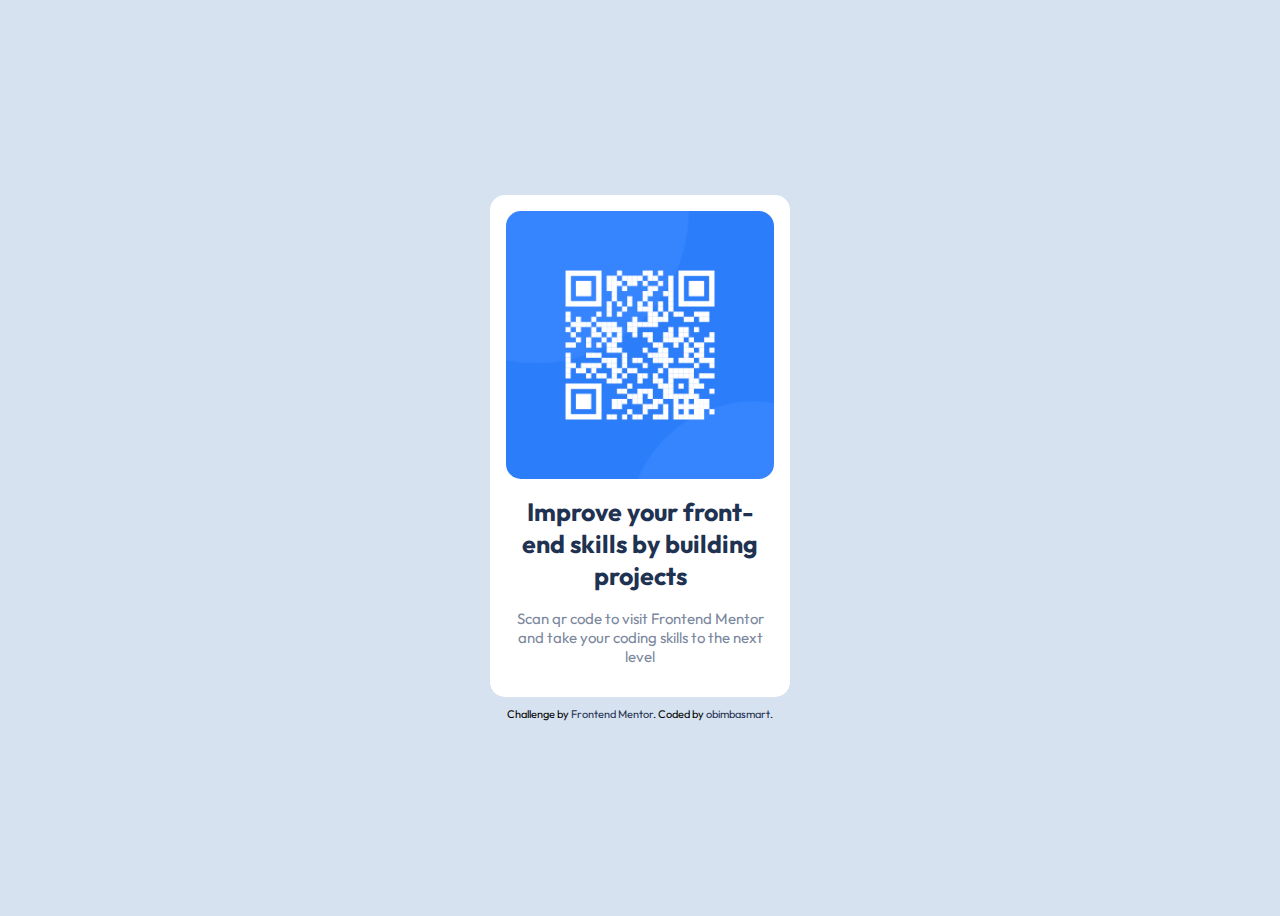
<file: 0x01_qr-code-component/index.html>
<!DOCTYPE html>
<html lang="en">

  <head>
    <meta charset="UTF-8">
    <meta name="viewport" content="width=device-width, initial-scale=1.0">
    <!-- displays site properly based on user's device -->
    <link rel="stylesheet" href="styles.css">
    <link rel="icon" type="image/png" sizes="32x32"
      href="./images/favicon-32x32.png">
    <title>Frontend Mentor | QR code component</title>
    <link rel="preconnect" href="https://fonts.googleapis.com">
    <link rel="preconnect" href="https://fonts.gstatic.com" crossorigin>
    <link href="https://fonts.googleapis.com/css2?family=Outfit&display=swap"
      rel="stylesheet">
  </head>

  <body>

    <div class="container">
      <img src="./images/image-qr-code.png" alt="QR Code Image">

      <h1 id="info">Improve your front-end skills by building projects</h1>
      <p>Scan qr code to visit Frontend Mentor and take your coding skills to
        the next level</p>
    </div>

    <div class="attribution">
      Challenge by <a href="https://www.frontendmentor.io?ref=challenge"
        target="_blank">Frontend Mentor</a>.
      Coded by <a href="https://github.com/obimbasmart">obimbasmart</a>.
    </div>
  </body>

</html>
</file>
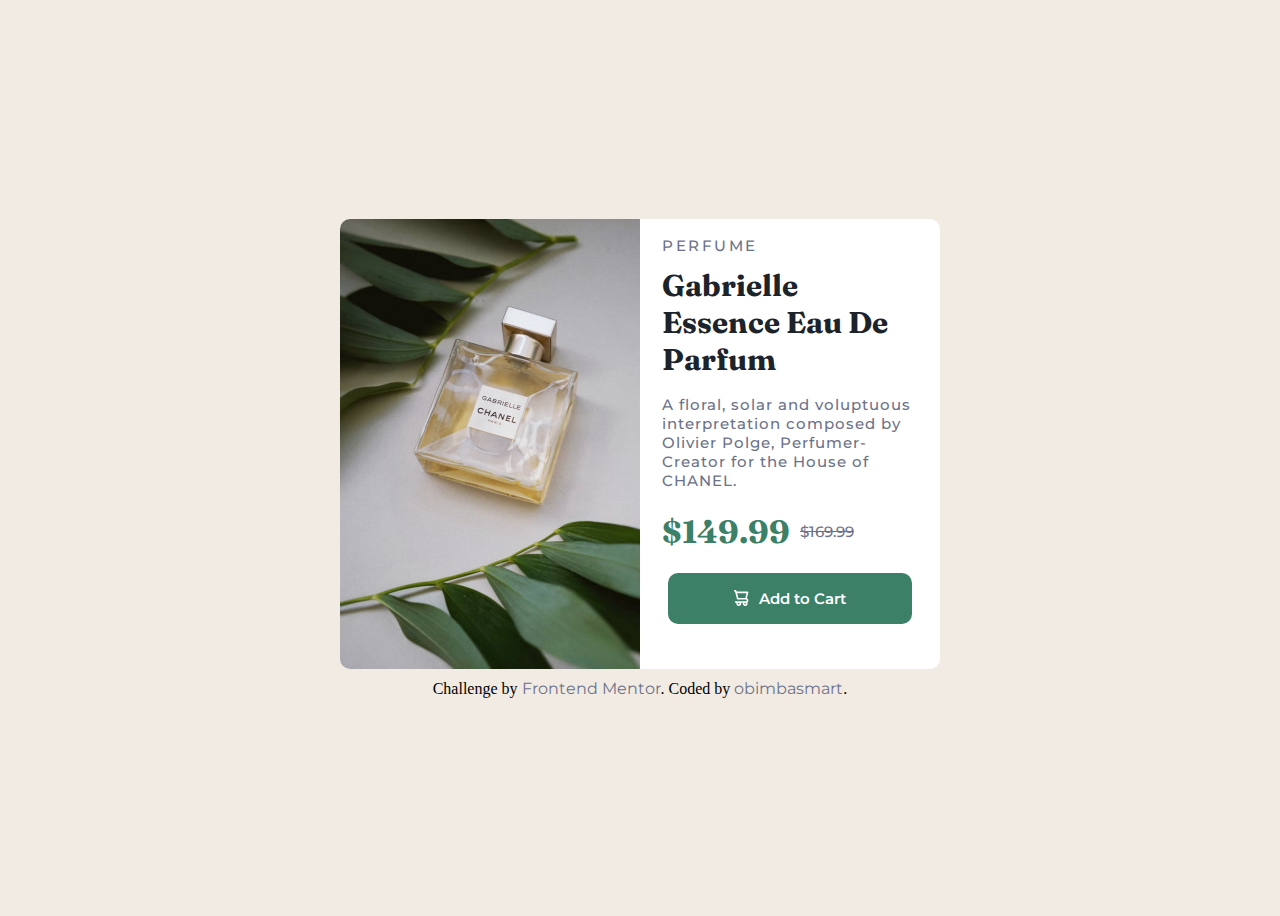
<file: 0x02_product-preview-card-component/index.html>
<!DOCTYPE html>
<html lang="en">

  <head>
    <meta charset="UTF-8">
    <meta name="viewport" content="width=device-width, initial-scale=1.0">
    <!-- displays site properly based on user's device -->

    <link rel="icon" type="image/png" sizes="32x32"
      href="./images/favicon-32x32.png">

    <title>Frontend Mentor | Product preview card component</title>
    <link rel="stylesheet" href="styles.css">
    <link rel="preconnect" href="https://fonts.googleapis.com">
    <link rel="preconnect" href="https://fonts.gstatic.com" crossorigin>
    <link
      href="https://fonts.googleapis.com/css2?family=Fraunces:opsz,wght@9..144,500;9..144,700&display=swap"
      rel="stylesheet">
    <link rel="preconnect" href="https://fonts.googleapis.com">
    <link rel="preconnect" href="https://fonts.gstatic.com" crossorigin>
    <link
      href="https://fonts.googleapis.com/css2?family=Montserrat:wght@700&display=swap"
      rel="stylesheet">
    <link rel="preconnect" href="https://fonts.googleapis.com">
    <link rel="preconnect" href="https://fonts.gstatic.com" crossorigin>
    <link
      href="https://fonts.googleapis.com/css2?family=Montserrat&display=swap"
      rel="stylesheet">
  </head>

  <body>

    <main class="container">
      <figure class="prod-image-container">
        <img class="prod-image" src="images/image-product-mobile.jpg"
          alt="product image">
      </figure>
      <div class="prod-desc-container">
        <p class="category">Perfume</p>
        <h1 class="prod-name">Gabrielle Essence Eau De Parfum</h1>
        <p class="prod-desc"> A floral, solar and voluptuous interpretation
          composed by Olivier Polge,
          Perfumer-Creator for the House of CHANEL.</p>

        <div class="price-container">
          <p class="price">$149.99 </p><span class="discount">$169.99</span>
        </div>

        <button id="cart-btn"><img class="cart-icone"
            src="./images/icon-cart.svg" alt>
          <p>Add to Cart</p>
        </button>
      </div>
    </main>

    <div class="attribution">
      Challenge by <a href="https://www.frontendmentor.io?ref=challenge"
        target="_blank">Frontend Mentor</a>.
      Coded by <a href="https://github.com/obimbasmart">obimbasmart</a>.
    </div>
  </body>

</html>
</file>
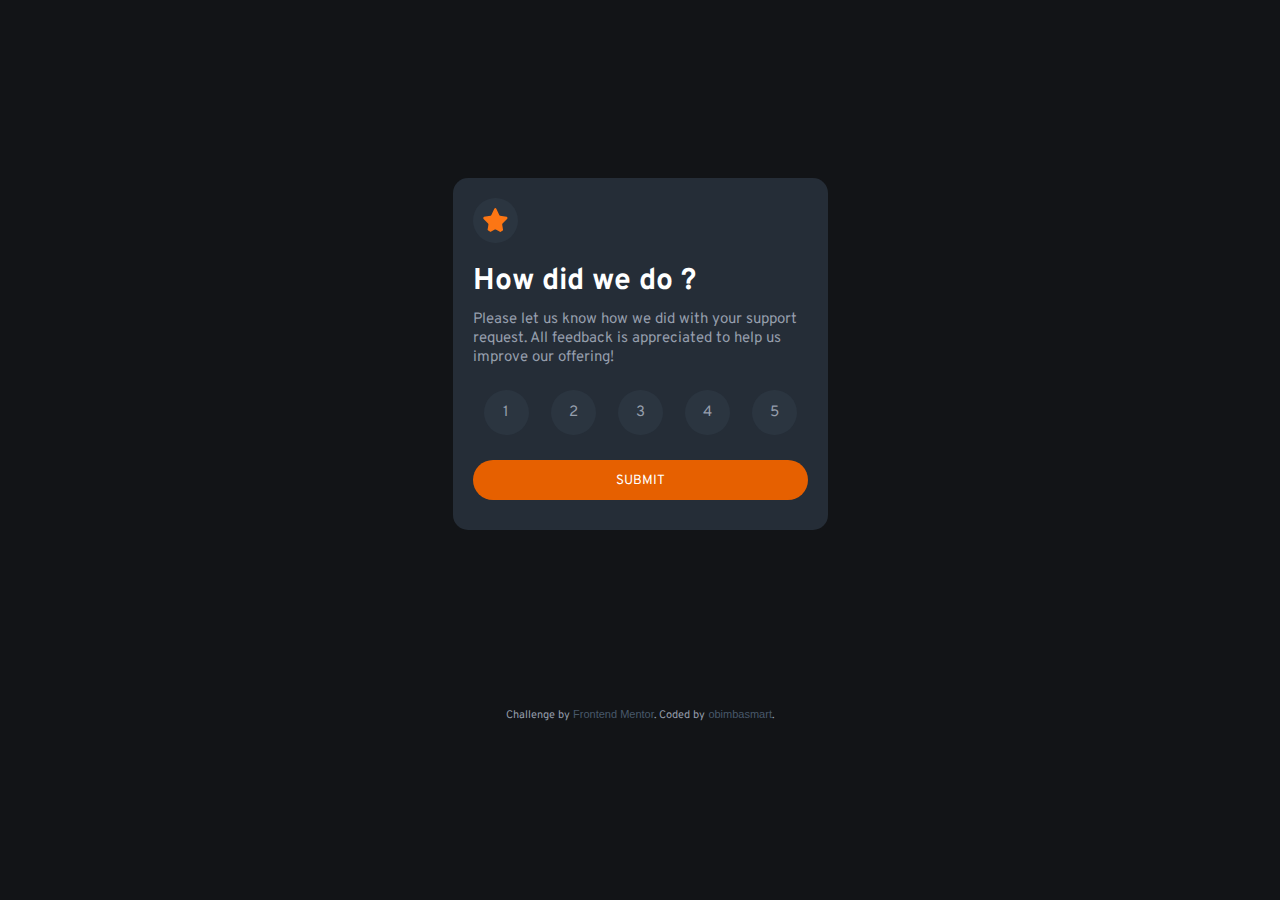
<file: 0x03_interactive-rating-component/index.html>
<!DOCTYPE html>
<html lang="en">

  <head>
    <meta charset="UTF-8">
    <meta name="viewport" content="width=device-width, initial-scale=1.0">
    <!-- displays site properly based on user's device -->

    <link rel="icon" type="image/png" sizes="32x32"
      href="./images/favicon-32x32.png">
    <title>Frontend Mentor | Interactive rating component</title>
    <link rel="stylesheet" href="styles.css">
    <link rel="preconnect" href="https://fonts.googleapis.com">
    <link rel="preconnect" href="https://fonts.gstatic.com" crossorigin>
    <link href="https://fonts.googleapis.com/css2?family=Overpass:wght@400;700&display=swap" rel="stylesheet">

  <script src="main.js" defer></script>
  </head>

  <body>
    <main class="container">
        <img id= "icon-star" src="./images/icon-star.svg" alt="star icon">
        

        <h1>How did we do ?</h1>
        <p>
          Please let us know how we did with your support request. All feedback
          is appreciated
          to help us improve our offering!
        </p>

        <form action="thankyou.html">
          <section class="rating-contaner">

            <label id="test">
              <input type="radio" value="1" name="option"> <span>1</span>
            </label>

            <label>
              <input type="radio" value="2" name="option"> <span>2</span>
            </label>

            <label>
              <input type="radio" value="3" name="option"> <span>3</span>
            </label>

            <label>
              <input type="radio" value="4" name="option"> <span>4</span>
            </label>

            <label>
              <input type="radio" value="5" name="option"> <span>5</span>
            </label>
          </section>

          <input type="submit" value="Submit" onclick="getRating()">

        </form>
      </div>

    </main>

    <div class="attribution">
      Challenge by <a href="https://www.frontendmentor.io?ref=challenge"
        target="_blank">Frontend Mentor</a>.
      Coded by <a href="#">obimbasmart</a>.
    </div>

   
  </body>

</html>
</file>
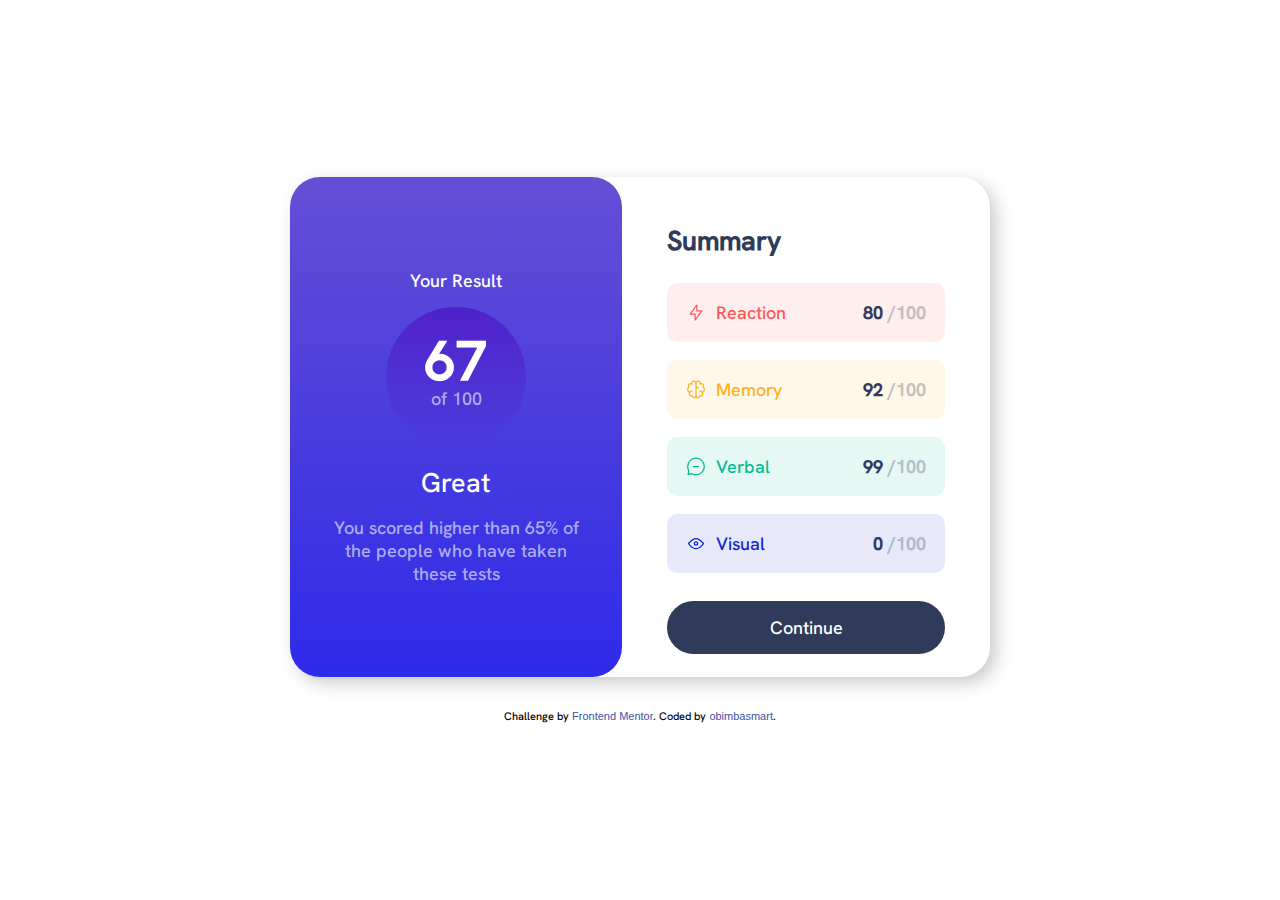
<file: 0x04_results-summary-component/index.html>
<!DOCTYPE html>
<html lang="en">
  <head>
    <meta charset="UTF-8">
    <meta name="viewport" content="width=device-width, initial-scale=1.0">
    <link rel="icon" type="image/png" sizes="32x32" href="./assets/images/favicon-32x32.png">
    <title>Frontend Mentor | Results summary component</title>
    <link rel="stylesheet" href="styles.css">




    <style>
    .attribution { font-size: 11px; text-align: center; }
    .attribution a { color: hsl(228, 45%, 44%); }
  </style>
  </head>
  <body>
    <main class="container">

      <div class="summary-header">
          <p id="ur-result">Your Result</p>
          <div id="score">
                <h1 id="total_score">--</h1>
                <p class="light-white">of 100</p>
          </div>

          <h2>Great</h2>
          <p class="light-white">You scored higher than 65% of the people who have taken these tests</p>

      </div>

      <div id="summary-body">
            <h2>Summary</h2>

          <button id="btn">Continue</button>

      </div>
    </main>

    <footer class="attribution">
      Challenge by <a href="https://www.frontendmentor.io?ref=challenge"
        target="_blank">Frontend Mentor</a>.
      Coded by <a href="#">obimbasmart</a>.
    </footer>


    <script src="main.js"></script>
  </body>
</html>

<!-- Your Result
  76
  of 100

  Great
  You scored higher than 65% of the people who have taken these tests.
  
  Summary

  Reaction
  80 / 100

  Memory
  92 / 100

  Verbal
  61 / 100

  Visual
  72 / 100

  Continue -->


  <!-- <div class="score-card">
    <div class="score-name">
          <img src="./assets/images/icon-reaction.svg" alt="">
          <p>Reaction</p>
    </div>

    <div class="score">
          <p>80 <span class="gray-out">/100</span></p>
    </div>
</div> -->
</file>
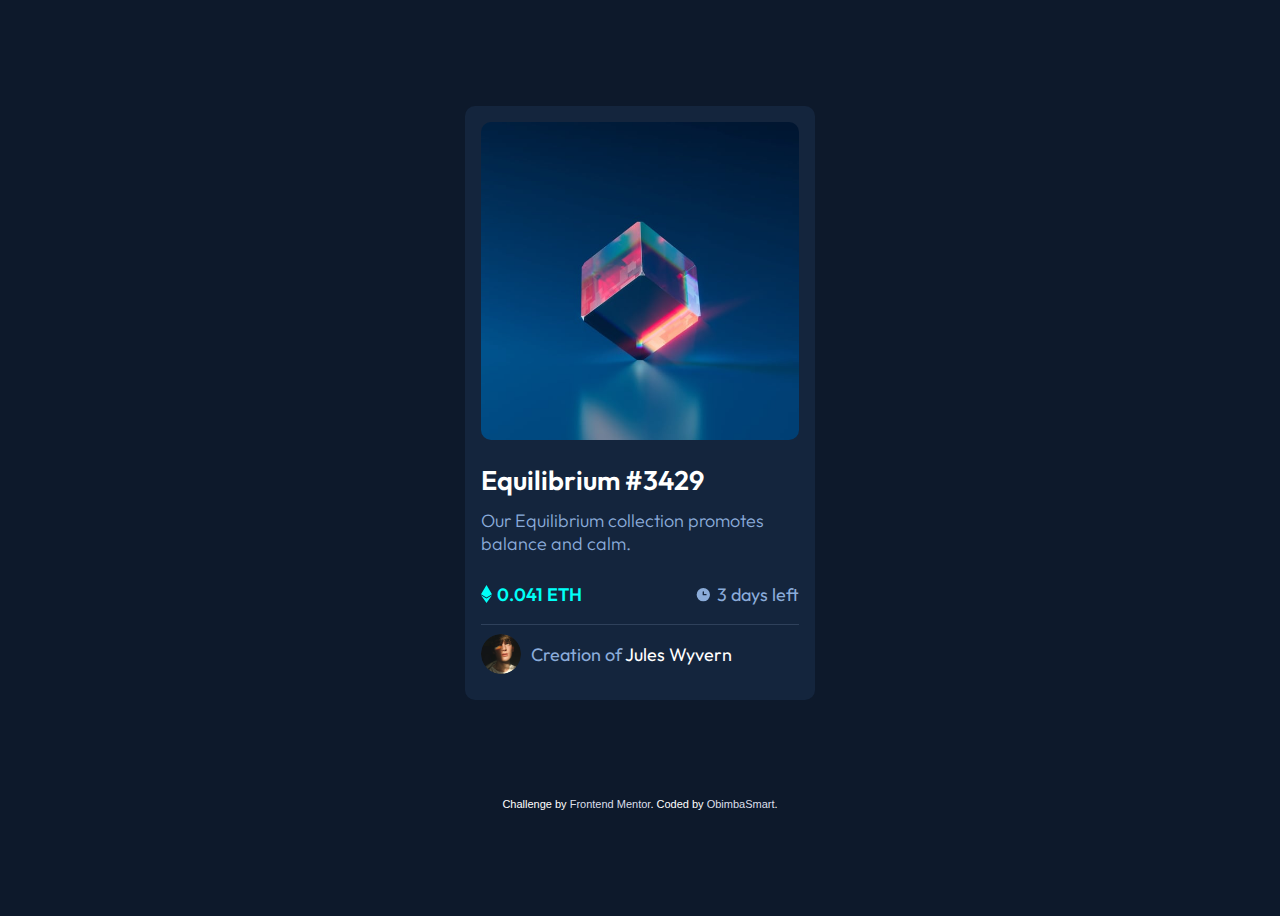
<file: 0x05_nft-preview-card-component/index.html>
<!DOCTYPE html>
<html lang="en">
  <head>
    <meta charset="UTF-8">
    <meta name="viewport" content="width=device-width, initial-scale=1.0">
    <link rel="icon" type="image/png" sizes="32x32"
      href="./images/favicon-32x32.png">
    <title>Frontend Mentor | NFT preview card component</title>
    <link rel="stylesheet" href="styles.css">
    <link rel="preconnect" href="https://fonts.googleapis.com">
    <link rel="preconnect" href="https://fonts.gstatic.com" crossorigin>
    <link
      href="https://fonts.googleapis.com/css2?family=Outfit:wght@300;400;600&display=swap"
      rel="stylesheet">

  </head>
  <body>
    <main class="container">

      <div class="img-container"> <img id="avater-image"
          src="./images/image-equilibrium.jpg" alt>
      </div>

      <hgroup>
        <h2>Equilibrium #3429</h2>
        <p>Our Equilibrium collection promotes balance and calm.</p>
      </hgroup>

      <div class="amount-card">
        <div class="amount">
          <img src="./images/icon-ethereum.svg" alt="etherium icon">
          <p>0.041 ETH</p>
        </div>

        <div class="time-left">

          <img id="clock" src="./images/icon-clock.svg" alt>
          <p>3 days left</p>

        </div>
      </div>

      <div class="author">
        <img src="./images/image-avatar.png" alt>
        <p>Creation of <span id="creator-name">Jules Wyvern</span></p>
      </div>
    </main>

    <div class="attribution">
      Challenge by <a href="https://www.frontendmentor.io?ref=challenge"
        target="_blank">Frontend Mentor</a>.
      Coded by <a href="https://github.com/obimbasmart/">ObimbaSmart</a>.
    </div>
  </body>
</html>
</file>
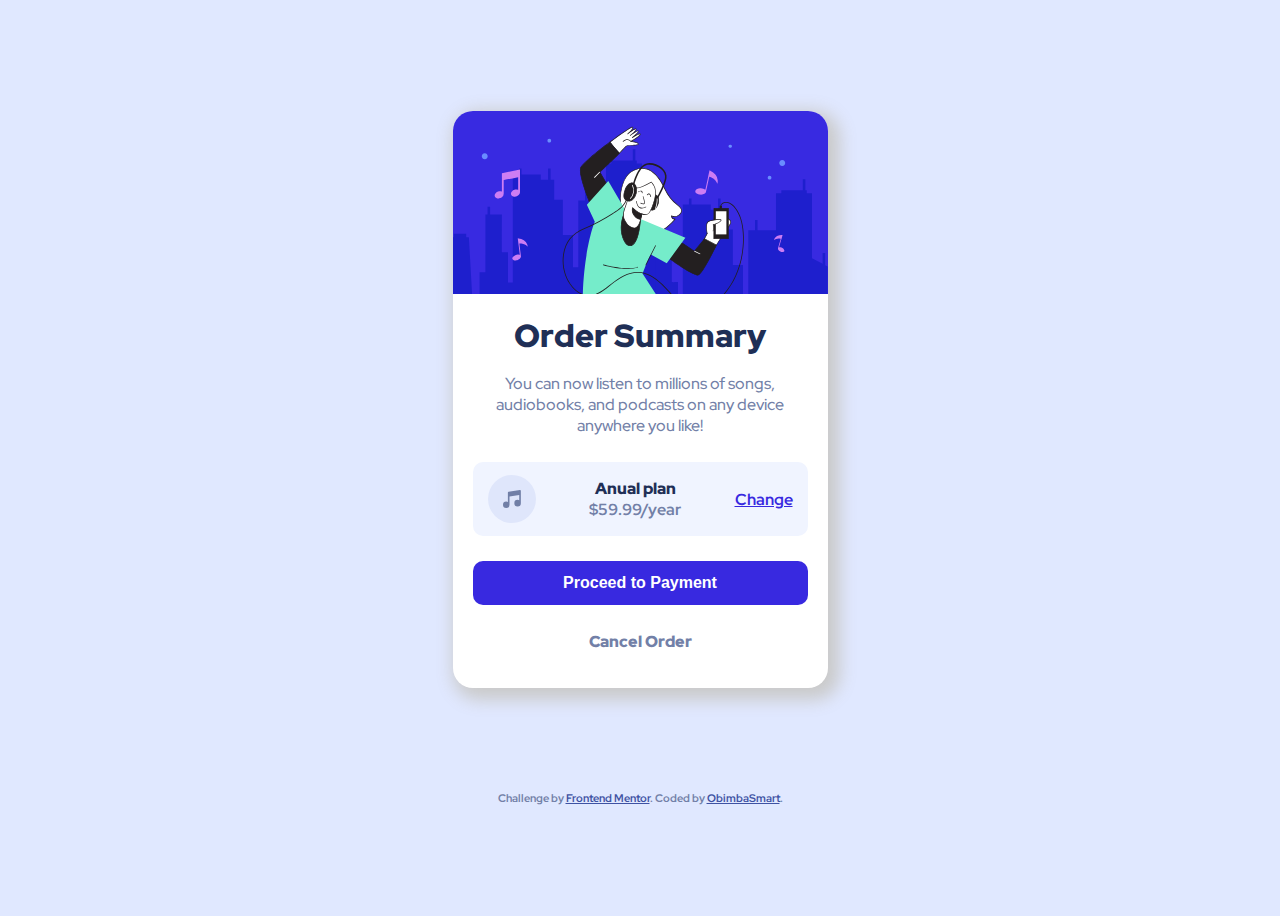
<file: 0x06_order-summary-component/index.html>
<!DOCTYPE html>
<html lang="en">

<head>
  <meta charset="UTF-8">
  <meta name="viewport" content="width=device-width, initial-scale=1.0">
  <!-- displays site properly based on user's device -->
  <link rel="icon" type="image/png" sizes="32x32" href="./images/favicon-32x32.png">
  <title>Frontend Mentor | Order summary card</title>
  <link rel="stylesheet" href="style.css">

  <link rel="preconnect" href="https://fonts.googleapis.com">
  <link rel="preconnect" href="https://fonts.gstatic.com" crossorigin>
  <link href="https://fonts.googleapis.com/css2?family=Red+Hat+Display:wght@500;700;900&display=swap" rel="stylesheet">

</head>

<body>

  <div class="container">

    <img src="images/illustration-hero.svg" alt="">

    <div class="description">
      <h1> Order Summary</h1>

      <p id="info">You can now listen to millions of songs, audiobooks, and podcasts on any
        device anywhere you like!</p>

      <div class="subscription-card">
        <img src="images/icon-music.svg" alt="">

        <div class="money-card">
          <p id="plan-type">Anual plan</p>
          <p id="money">$59.99/year</p>
        </div>

        <p id="change">Change</p>
      </div>

      <button>Proceed to Payment</button>

      <p id="cancel"><a href="">Cancel Order</a></p>
    </div>

  </div>

  <div class="attribution">
    Challenge by <a href="https://www.frontendmentor.io?ref=challenge" target="_blank">Frontend Mentor</a>. 
    Coded by <a href="https://github.com/obimbasmart/">ObimbaSmart</a>.
  </div> 
  
</body>
</html>
</file>
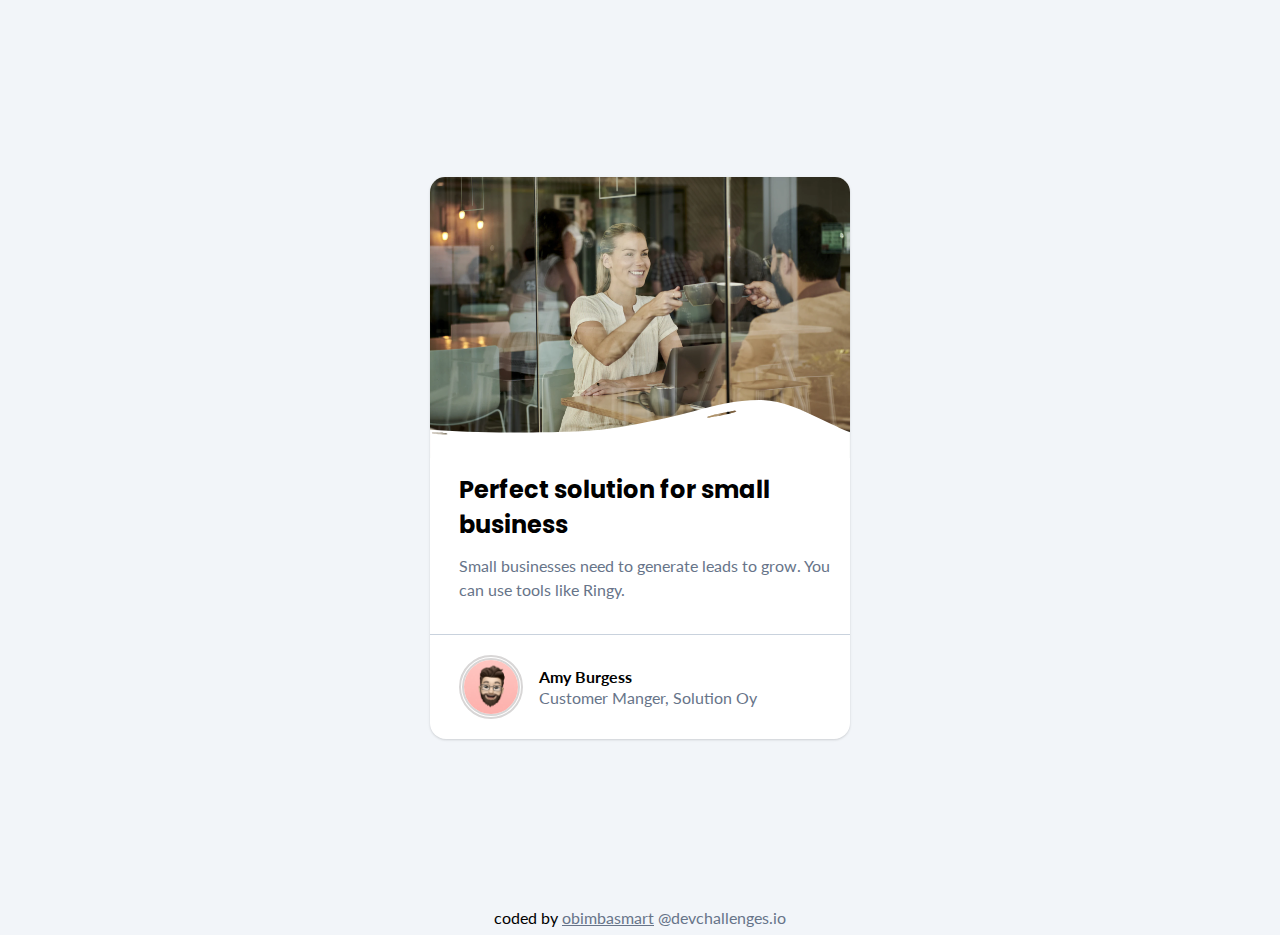
<file: 0x07_business_blog_card/index.html>
<!DOCTYPE html>
<html lang="en">

<head>
    <meta charset="UTF-8">
    <meta name="viewport" content="width=device-width, initial-scale=1.0">
    <link rel="stylesheet" href="./styles/styles.css">
    <title>Business-blog-card - devchallenges.io</title>
    <link rel="icon" href="./images/favicon.ico" type="image/x-icon" sizes="any">
    <link rel="preconnect" href="https://fonts.googleapis.com">
    <link rel="preconnect" href="https://fonts.gstatic.com" crossorigin>
    <link href="https://fonts.googleapis.com/css2?family=Lato&family=Poppins&display=swap" rel="stylesheet">
</head>

<body>
    <div class="root-container">
        <div class="card">
            <figure class="img-ctn">
                <img class="blog-img" id="hero" src="./images/hero-image-business-card.png" alt="">
                <img class="blog-img" id="overlay" src="./images/white-overlay.svg">
            </figure>
            <hgroup class="description">
                <h1>Perfect solution for small business</h1>
                <p>Small businesses need to generate leads to grow. You can use tools like Ringy.</p>
            </hgroup>

            <div class="staff">
                <img  src="./images/avatar-image-business-card.png" alt="">
                <div class="title">
                    <p class="name">Amy Burgess</p>
                    <p class="title">Customer Manger, Solution Oy</p>
                </div>
            </div>
        </div>


    </div>
    <footer>
        <div>
            coded by <a style="text-decoration: underline;" href="https://github.com/obimbasmart">obimbasmart</a>
            <a class="link-card" href="https://devchallenges.io/" target="_blank">
                @devchallenges.io
            </a>
    
        </div>

    </footer>
</body>

</html>
</file>
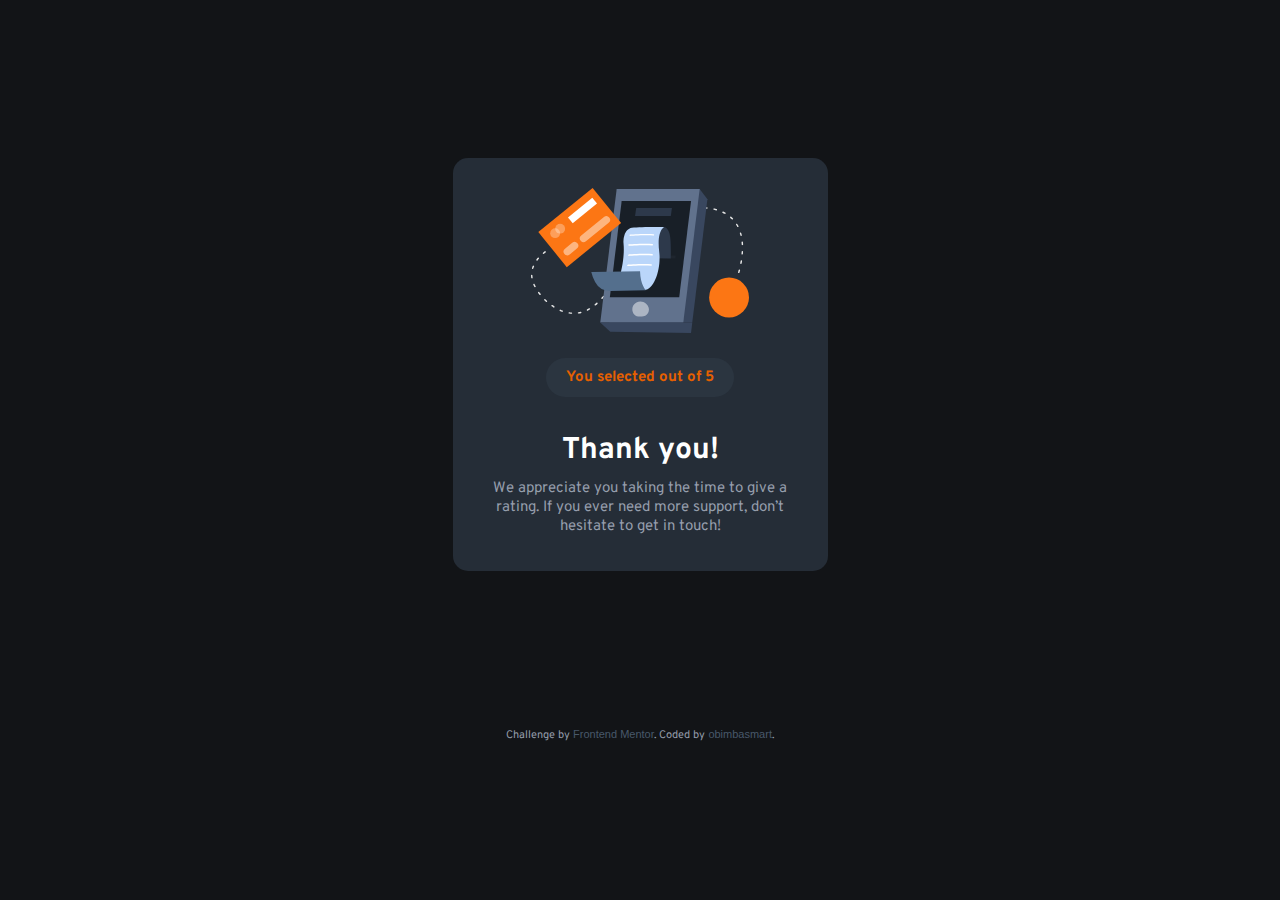
<file: 0x03_interactive-rating-component/thankyou.html>
<!DOCTYPE html>
<html lang="en">

    <head>
        <meta charset="UTF-8">
        <meta name="viewport" content="width=device-width, initial-scale=1.0">
        <!-- displays site properly based on user's device -->

        <link rel="icon" type="image/png" sizes="32x32"
            href="./images/favicon-32x32.png">
        <title>Frontend Mentor | Interactive rating component</title>
        <link rel="stylesheet" href="styles.css">
        <link rel="preconnect" href="https://fonts.googleapis.com">
        <link rel="preconnect" href="https://fonts.gstatic.com" crossorigin>
        <link
            href="https://fonts.googleapis.com/css2?family=Overpass:wght@400;700&display=swap"
            rel="stylesheet">

        <link rel="script" href="./main.js">
    </head>

    <body>
        <main class="container thankyou-container">
            <img id="thankyou-img" src="./images/illustration-thank-you.svg" alt>

            <div class="summary">You selected <span id="userRating">4</span> out of 5</div>

            <h1>Thank you!</h1>

            <p>

                We appreciate you taking the time to give a rating. If you ever
                need more support,
                don’t hesitate to get in touch!
            </p>

        </main>

        <div class="attribution">
            Challenge by <a href="https://www.frontendmentor.io?ref=challenge"
                target="_blank">Frontend Mentor</a>.
            Coded by <a href="#">obimbasmart</a>.
        </div>

        <script>
            sel = document.getElementById("userRating")
            sel.innerText = localStorage.getItem("rating")
        </script>
    </body>

</html>
</file>
<file: 0x01_qr-code-component/styles.css>
* {
    box-sizing: border-box;
    /* border: 1px solid black; */
}

body {
    display: flex;
    height: 100vh;
    flex-direction: column;
    justify-content: center;
    align-items: center;
    background-color: hsl(212, 45%, 89%);
    font-family: 'Outfit', sans-serif;
    gap: 10px;
    /* margin: 1rem; */
}

.container {
    display: flex;
    flex-direction: column;
    width: 80%;
    max-width: 300px;
    background-color: hsl(0, 0%, 100%);
    margin: 0 auto;
    padding: 1rem;
    border-radius: 15px;
    text-align: center;

}


img {
    display: block;
    border-radius: 15px;
}

.container #info {
    color: hsl(218, 44%, 22%);
    font-weight: 700;
    font-size: 25px;
}

.container p {
    font-size: 15px;
    color: hsl(220, 15%, 55%);
    margin-top: 0;

}

#author>p {
    font-size: 11px;
    color: rgb(185, 180, 180);
}

#author>p>a {
    text-decoration: none;
    color: hsl(218, 33%, 36%);
}

#author {
    padding-top: 10px;
    /* border: 1px solid red */
}

.attribution {
    text-align: center;
    font-size: 11px;
}

.attribution > a {
    text-decoration: none;
    width: 80%;
    color: hsl(218, 44%, 22%);
}
</file>
<file: 0x02_product-preview-card-component/styles.css>
* {
    box-sizing: border-box;
}

body {
    background-color: hsl(30, 38%, 92%);
    height: 100vh;
    padding: 10px;
    display: flex;
    flex-direction: column;
    justify-content: center;
    align-items: center;
    gap: 10px;
}

.container {
    font-family: 'Montserrat', sans-serif;
    margin: 0 auto;
    background-color: hsl(0, 0%, 100%);
    font-size: 15px;
    color: hsl(228, 12%, 48%);
    font-weight: 500;
    border-radius: 10px;
}

.prod-image-container,
.prod-image {
    width: 100%
}

.prod-image-container {
    width: 100%;
    margin: none;
    margin: 0 auto;

}

.prod-image {
    display: block;
    border-radius: 10px 10px 0 0;
}

.prod-desc-container>.prod-name,
.price {
    font-family: 'Fraunces', serif;
    font-weight: 700;
    color: hsl(212, 21%, 14%)
}

.category,
.prod-name,
.prod-desc {
    margin-top: -3px;
}

.category {
    text-transform: uppercase;
    letter-spacing: 2.5px;
    font-weight: 500;
}

.prod-desc {
    letter-spacing: 1px;
    text-align: start;
}

.prod-desc-container {
    margin-top: -2px;
    display: flex;
    flex-direction: column;
    gap: 0;
    padding: 22px;
}

.price-container {
    display: flex;
    gap: 10px;
    margin-top: -25px;

}

.price {
    font-size: 32px;
    color: hsl(158, 36%, 37%);
    font-weight: 700;

}

button {
    background-color: hsl(158, 36%, 37%);
    color: white;
    width: 95%;
    margin: 0 auto;
    border-radius: 10px;
    border: none;
    font-family: 'Montserrat', sans-serif;
    font-size: 15px;
    font-weight: 600;
    cursor: pointer;
    margin-top: -10px;
}

#cart-btn {
    display: flex;
    justify-content: center;
    align-items: center;
    gap: 10px;


}

.discount {
    display: flex;
    font-size: 15px;
    justify-content: center;
    align-items: center;
    text-decoration: line-through;
    height: 50%;
    margin: auto 0;

}

a {
    text-decoration: none;
    font-family: 'Montserrat', sans-serif;
    color: hsl(228, 12%, 48%);
}

#cart-btn:hover,
#cart-btn:focus {
    background-color: hsl(158, 44%, 15%);
}

@media (min-width: 500px) {
    .container {
        display: flex;
        max-width: 600px;
        justify-content: space-evenly;

        border-radius: 10px;
    }

    .prod-image-container,
    .prod-desc-container {
        width: 50%;
    }

    .prod-image {
        border-radius: 10px 0 0 10px;
        height: 100%;
        object-fit: cover;
        content: url(./images/image-product-desktop.jpg)
    }
}
</file>
<file: 0x03_interactive-rating-component/styles.css>
/* define css variables used across styles */
:root {
    --circle-size: 45px;
    --circle-radius: calc(var(--circle-size) / 2);
    --primary-color: hsl(25, 100%, 45%);
}


* {
    box-sizing: border-box;
}

body {
    font-family: 'Overpass', sans-serif;
    background-color: hsl(216, 12%, 8%);
    color: hsl(217, 12%, 63%);
    font-size: 15px;

    display: flex;
    flex-direction: column;
    justify-content: space-evenly;
    align-items: center; 

    height: 100vh;    /* Make sure the body covers the entire viewport height */
    margin: 0;
}

.container {
    display: flex;
    flex-direction: column;
    justify-content: center;

    background-color: hsl(213, 19%, 18%);
    width: 85%;
    max-width: 375px;
    margin: 0 auto;
    padding: 20px;
    border-radius: 15px;
}

#icon-star {
    width: var(--circle-size);
    height: var(--circle-size);
    border-radius: var(--circle-radius);
    padding: 10px;
    background-color: hsl(213, 19%, 21%);
    /* color: hsl(25, 97%, 53%); */
    color: var(--primary-color)
}


main >h1 {
    color: hsl(0, 0%, 100%);
    font-weight: 700;
}

main > p {
    margin-top: -10px;
    width: 100%;
}

form {
    display: flex;
    flex-direction: column;
    gap: 25px;
}

.rating-contaner {
    display: flex;
    flex-direction: row;
    justify-content:space-around;
    margin-top: 8px;
    flex-wrap: wrap;
}



label > input[type="radio"] {
    display: none;
}

label span {
    display: flex;
    justify-content: center;
    align-items: center;
    font-size: 15px;
    border: 1px solid #ccc;
    width: var(--circle-size);
    height: var(--circle-size);
    text-align: center;
    background-color: hsl(213, 19%, 21%);
    border-radius: 100%;
    border: none;
}

input:checked+span {
    background: hsl(217, 12%, 63%);
    color: white;
}

section > label {
    border-radius: var(--circle-radius);
}

form>input[type="submit"] {
    background-color: var(--primary-color);
    width: 100%;
    text-transform: uppercase;
    border: none;
    height: 40px;
    border-radius: 20px;
    color: white;
    text-align: center;
    font-family: inherit;
    font-weight: 400;
    margin-bottom: 10px;
}

form>input[type="submit"]:hover {
    background-color: white;
    color: var(--primary-color);
    cursor: pointer;
}

/* Optional hover state // not used */
/* 
 section > label>span:hover {
    background-color: hsl(25, 100%, 45%);
    color: white;
} */

form>input[type="submit"]{
    outline: none;
    cursor: pointer;
}

.attribution {
  font-size: 11px;
  text-align: center;
}

.attribution a {
  color: hsl(213, 19%, 35%);
  border-radius: 100%;
  text-decoration: none;
  font-family: Verdana, Geneva, Tahoma, sans-serif;
}





.thankyou-container {
    text-align: center;
}

#thankyou-img {
    width: 65%;
    display: block;
    object-fit: contain;
    margin: 10px auto;
}

.summary {
    color: var(--primary-color);
    margin: 15px auto;
    border-radius: 15px;
    padding: 10px 20px;
    border-radius: 100px;
    background-color:  hsl(213, 19%, 21%);;
    font-weight: 700;
    font-family: inherit;
}
</file>
<file: 0x04_results-summary-component/styles.css>
@font-face {
    font-family: 'HakenGrotesk';
    src: url('./assets/fonts/static/HankenGrotesk-Bold.ttf') format('truetype');
}

@font-face {
    font-family: 'HakenGrotesk';
    src: url('./assets/fonts/static/HankenGrotesk-ExtraBold.ttf') format('truetype');
}

@font-face {
    font-family: 'HakenGrotesk';
    src: url('./assets/fonts/static/HankenGrotesk-Medium.ttf') format('truetype');
}


* {
    /* border: 1px solid black; */
    box-sizing: border-box;
}

body {
    color: white;
    font-family: "HakenGrotesk", sans-serif;
    font-size: 18px;
    font-weight: 500;

    display: flex;
    flex-direction: column;
    justify-content: space-evenly;
    gap: 2rem;
    margin: 0;
}

.container {
    display: flex;
    flex-direction: column;
    width: 100%;
    /* max-width: 430px; */
    margin: 0 auto;
}

.summary-header {
    display: flex;
    flex-direction: column;
    justify-content: center;
    align-items: center;
    background: linear-gradient(180deg, hsl(250, 61%, 57%) 0%, hsl(241, 81%, 54%) 100%);
    border-radius: 0 0 30px 30px;
    padding: 1.7em;



}

.summary-header #score h1 {
    font-size: 55px;
    font-weight: 800;
    margin-bottom: 0;
    margin-top: 0;
}


#score p {
    gap: 10;
    margin-top: -10px;
}

#score {
    display: flex;
    justify-content: center;
    align-items: center;
    flex-direction: column;
    margin: 15px auto;
    width: 140px;
    height: 140px;
    border-radius: 70px;
    background: linear-gradient(180deg, hsla(256, 72%, 46%, 1) 0%, hsla(241, 72%, 46%, 0) 100%);
}

.summary-header h2 {
    margin-bottom: .6em;
    margin-top: 3px;
    font-weight: 500;

}

.summary-header>p {
    margin-top: 0;
    width: 95%;
    margin: 0 auto;
    text-align: center;

}

.score-card:nth-child(2) {
    margin-top: -15px;
}

.score>p {
    color: hsl(224, 30%, 27%);
    font-weight: 600;
}

.gray-out {
    color: hsl(224, 30%, 27%, 0.3);
}

.light-white {
    color: hsla(0, 0%, 100%, 0.6);
}

#summary-body {
    display: flex;
    flex-direction: column;
    gap: 18px;
    color: hsl(224, 30%, 27%);
    margin: 0 1em 0 1em;
    padding: 0.3em;
    font-weight: 500;
}

.score-card {
    display: flex;
    flex-direction: row;
    justify-content: space-between;
    align-items: center;
    padding: 0 1.2rem;
    border-radius: 10px;
}


.score-name {
    display: flex;
    justify-content: space-between;
    gap: 10px;
}


.red {
    background-color: hsla(0, 100%, 67%, 0.1);
    color: hsl(0, 100%, 67%);
}

.green {
    background-color: hsla(166, 100%, 37%, 0.1);
    color: hsl(166, 100%, 37%);
}

.yellow {
    background-color: hsla(39, 100%, 56%, 0.1);
    color: hsl(39, 100%, 56%)
}

.blue {
    background-color: hsla(234, 85%, 45%, 0.1);
    color: hsl(234, 85%, 45%)
}


#btn {
    font-family: inherit;
    font-weight: 500;
    padding: 15px 0;
    font-size: 18px;
    color: white;
    background-color: hsl(224, 30%, 27%);
    border-radius: 50px;
    outline: none;
    border: none;
    margin-top: 10px;
}


@media (min-width: 680px) {

    .container {
        display: flex;
        flex-direction: row;
        width: 90%;
        max-width: 700px;
        justify-content: space-evenly;
        align-items: center;
        border-radius: 30px;

        max-height: 500px;

        box-shadow: 6px 6px 17px rgb(202, 202, 202);
    }

    .summary-header,
    #summary-body {
        width: 50%;
    }

    #summary-body {
        padding: 1.5em;
    }
    .summary-header {
        border-radius: 30px;
        height: 100%;
        margin: 0;
    }

    body {
        height: 100vh;
        justify-content: center;
        align-items: center;
        overflow: scroll;

    }

    #btn:hover {
        background: linear-gradient(180deg, hsl(250, 61%, 57%) 0%, hsl(241, 81%, 54%) 100%);;
    }
}





.attribution {
    font-size: 11px;
    text-align: center;
    color: black;
}

.attribution a {
    color: hsl(213, 19%, 35%);
    border-radius: 100%;
    text-decoration: none;
    font-family: Verdana, Geneva, Tahoma, sans-serif;
}
</file>
<file: 0x05_nft-preview-card-component/styles.css>
* {
    box-sizing: border-box;
}

body {
    display: flex;
    flex-direction: column;
    justify-content: space-evenly;
    background-color: hsl(217, 54%, 11%);
    height: 100vh;
}


.container {
    display: flex;
    flex-direction: column;
    justify-content: center;



    width: 95%;
    max-width: 350px;
    margin: 0 auto;
    padding: 1rem;
    background-color: hsl(216, 50%, 16%);
    color: hsl(215, 51%, 70%);
    margin: 0 auto;
    border-radius: 10px;

    font-family: 'Outfit', sans-serif;
    font-size: 18px;

    gap: -10px;

}

.amount-card {
    display: flex;
    justify-content: space-between;

    border-bottom: 1px solid hsl(215, 32%, 27%);
    margin-top: -8px;
}

hgroup {
    margin-bottom: 0;
}

hgroup>h2 {
    color: hsl(0, 0%, 100%);
    margin-bottom: 0;
    font-weight: 600;
}

hgroup>p {
    margin-top: 12px;
    font-weight: 300;
}

.amount,
.time-left {
    display: flex;
    justify-content: center;
    align-items: center;
    gap: 5px;
}

.amount>p {
    color: hsl(178, 100%, 50%)
}

.amount {
    font-weight: 600;
}

#avater-image {
    display: block;
    border-radius: 10px;
    width: 100%;

}

.author {
    display: flex;
    justify-content: left;
    align-items: center;
    gap: 10px;
}

.author>img {

    width: 40px;
    height: 40px;
    border-radius: 20px;

}

#creator-name {
    color: hsl(0, 0%, 100%)
}



.attribution {
    font-size: 11px;
    text-align: center;

    color: white;
    font-family: Verdana, Geneva, Tahoma, sans-serif;
}

.attribution a {
    color: hsl(227, 26%, 89%);
    text-decoration: none;
}

@media (min-width: 400px) {

    hgroup>h2:hover,
    #creator-name:hover {
        color: hsl(178, 100%, 50%);
        cursor: pointer;
    }

}
</file>
<file: 0x06_order-summary-component/style.css>
* {
    box-sizing: border-box;
}

body {

    display: flex;
    flex-direction: column;
    justify-content: space-evenly;
    height: 100vh;

    background-color:  hsl(225, 100%, 94%);
    font-size: 16px;
    color: hsl(224, 23%, 55%);
    font-family: 'Red Hat Display', sans-serif;
    font-weight: 700;
}

.container {
    display: flex;
    flex-direction: column;
    align-items: center;
    justify-content: center;
    max-width: 375px;


    background-color:  white;
    width: 90%;
    margin: 0 auto;
    border-radius: 20px;
    box-shadow: 6px 6px 17px 6px rgb(202, 202, 202);
}

.container > img {
    width: 100%;
    border-radius: 20px 20px 0 0;
}

h1 {
    margin-top: 0;
    margin-bottom: 0;
}

#info {
    margin-top: 6px;
    text-align: center;
    font-weight: 500;
}

h1, #plan-type {
    color:  hsl(223, 47%, 23%);
    font-weight: 900;
}



.subscription-card {
    display: flex;
    flex-direction: row;
    justify-content: space-between;
    align-items: center;
    background-color: hsl(225, 100%, 97%);
    border-radius: 10px;
    padding: 0 15px 0 15px;
}

button, .subscription-card, #info,
h1, .description > p {
    width: 100%;
}


.money-card {
    display: flex;
    flex-direction: column;
    justify-content: space-evenly;
    align-items: center;
}

#plan-type {
    margin-bottom: 0;
}
#money {
    margin-top: 0;
}

.subscription-card > #change {
    color: hsl(245, 75%, 52%);
    text-decoration: underline;
}

.description {
        /* border: 4px solid black; */
        margin: 20px;
        display: flex;
        flex-direction: column;
        justify-content: center;
        align-items: center;
        gap: 10px;
        text-align: center;
        gap: 10px;
}

button {
    padding: 13px;
    background-color: hsl(245, 75%, 52%);
    border: none;
    border-radius: 10px;
    color: white;
    font-weight: 700;
    font-size: 16px;
    margin-top: 15px;
}

#cancel > a{
    font-weight: 900;
    text-decoration: none;
    color: inherit;
}


button:hover {
    background-color:  hsl(245, 88%, 65%);
    cursor: pointer;
}
#change:hover {
    color:  hsl(245, 88%, 65%);
    cursor: pointer;
}

#cancel:hover {
    color:  hsl(223, 47%, 23%);
    cursor: pointer;
}
.attribution { font-size: 11px; text-align: center; }
.attribution a { color: hsl(228, 45%, 44%); }
</file>
<file: 0x07_business_blog_card/styles/styles.css>
body {
    /* background-color: black; */
    font-family: 'Lato', sans-serif;
    background-color: #F2F5F9;
    overflow-x: hidden;
}
* {
    box-sizing: border-box;
    /* border: 1px solid black; */
}

.root-container {
    width: 100%;
    flex-direction: column;
    height: 100vh;
    display: flex;
    justify-content: center;
    align-items: center;

}

.card {
    width: 100%;
    max-width: 420px;
    margin: 0 auto;
    display: flex;
    flex-direction: column;
    background-color: #FFFFFF;
    box-shadow: rgba(0, 0, 0, 0.1) 0px 1px 3px 0px, rgba(0, 0, 0, 0.06) 0px 1px 2px 0px;
    border-radius: 1rem;
}

.card,
#hero {
    border-top-right-radius: 15px;
    border-top-left-radius: 15px;
}

.img-ctn {
    max-width: 100%;
    margin: 0;
}

.blog-img {
    width: 100%;
}
#hero {
    margin-bottom: -3.8rem;
}
#overlay{
    margin-bottom: 0;
}

hgroup.description {
    border-bottom: 1px solid #c9d2dd;
    padding-bottom: 1rem;
}
hgroup.description,
.staff{
    padding-left: 1.8rem;
}
hgroup.description  h1 {
    font-family: 'Poppins', sans-serif;
    margin-top: -2rem;
    font-size: 24px;
    margin-top: 1.8rem;
    margin-top: 0;
    margin-bottom: 0.8rem;
    width: 80%;
}
hgroup.description  p {
    margin-top: 0;
    font-size: 1rem;
    line-height: 1.5rem;
    margin-top: 0;
    color: #677489;
}

.staff {
    display: flex;
    align-items: center;
    /* justify-content: space-between; */
    gap: 1rem;    margin-bottom: 1rem;
    padding-top: 1rem;
}

.staff img {
    width: 4rem;
    height: 4rem;
    border-radius: 2rem;
    border-style: groove;
    border: 5px solid rgb(216, 214, 214);
    border-style: double;
}

.staff .title {
    display: flex;
    flex-direction: column;
    gap: 0;
}

.staff .title .name {
    font-weight: bold;
    margin-bottom: 0;
}

.staff .title p.title {
    margin-top: 2px;
    color: #677489;
}

footer {
    display: flex;
    justify-content: center;
    align-items: center;
}

footer a {
    text-decoration: none;
    color: #677489;
}
</file>
